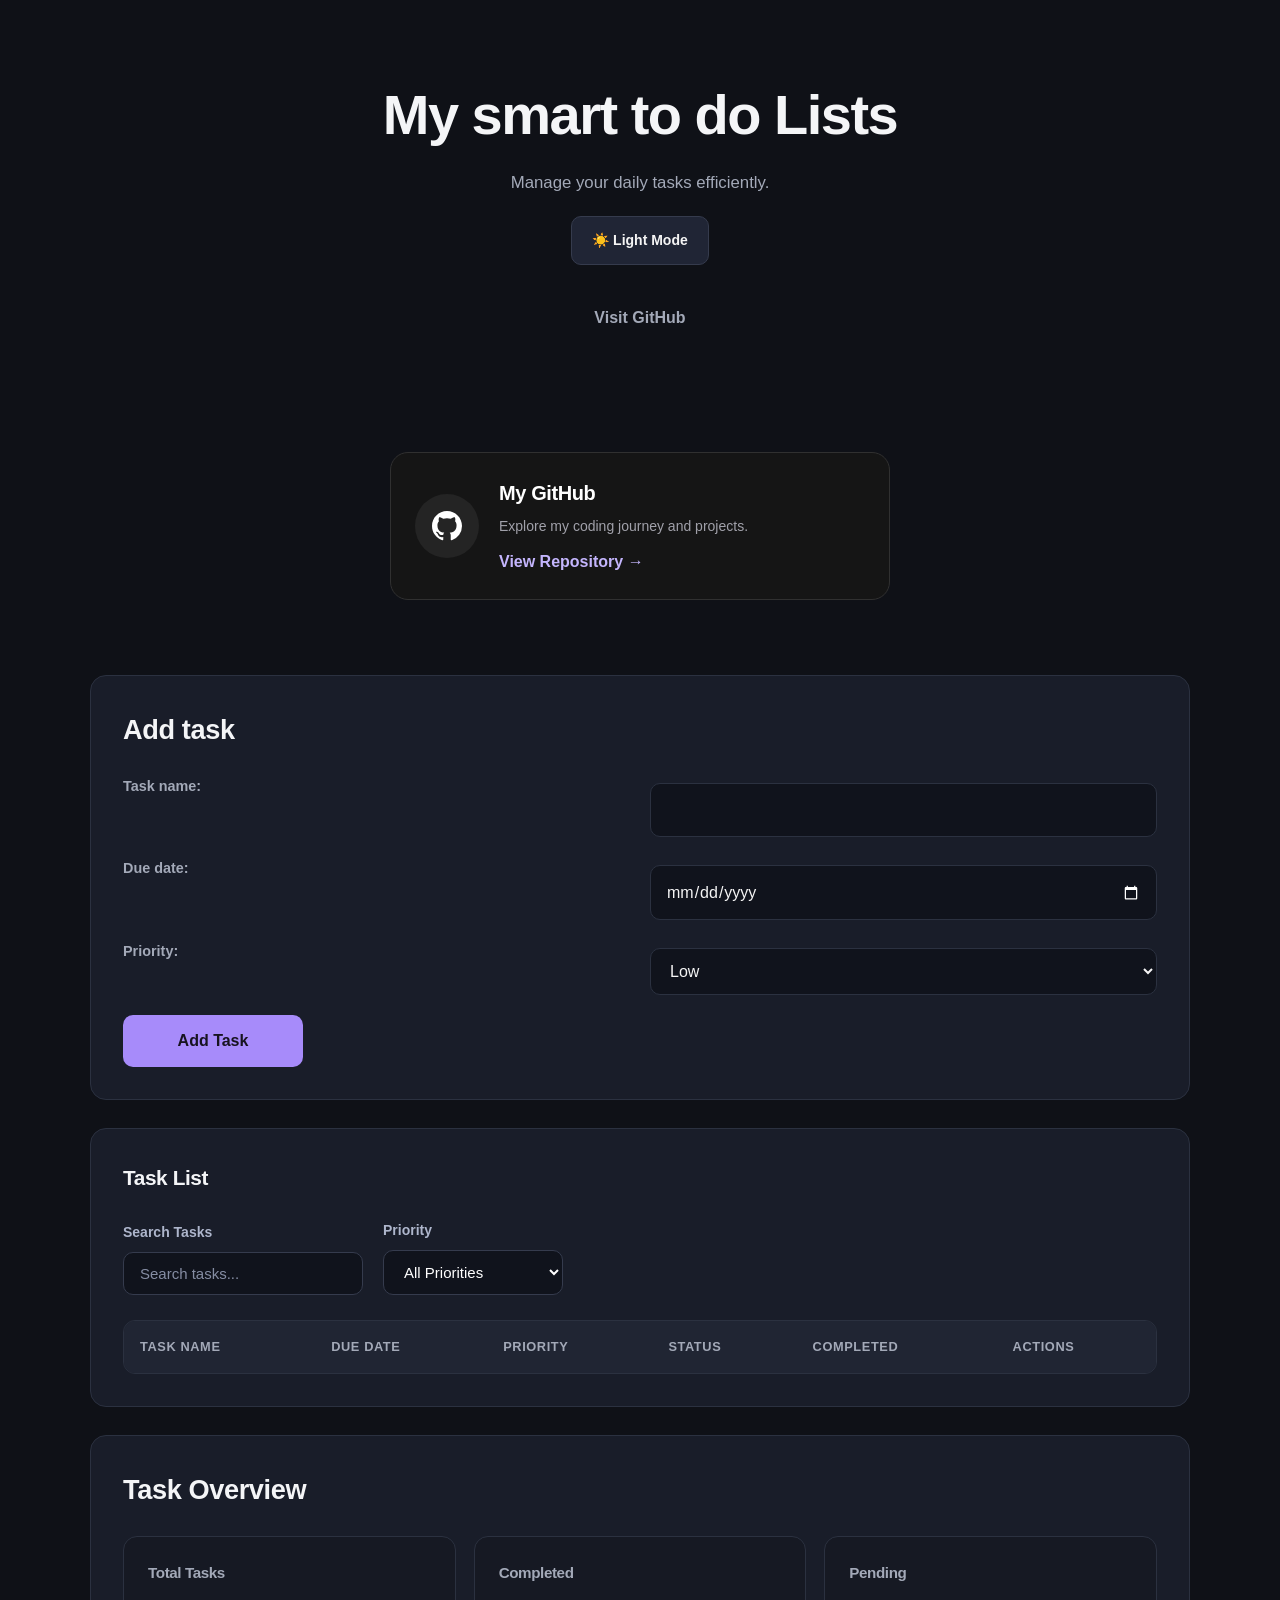
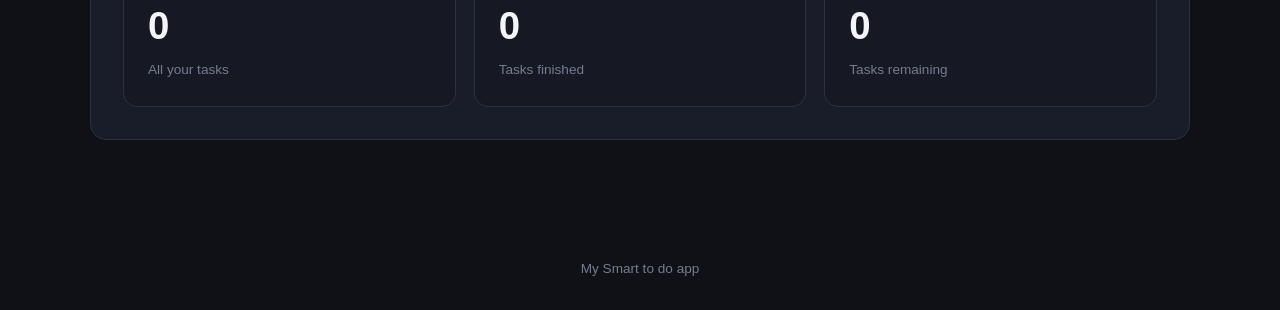
<file: C/index.html>
<!DOCTYPE html>
<html>
    <head>
        <meta charset="UTF-8">
        <meta name="viewport" content="width=device-width, initial-scale=1.0">
        <title>My smart to do Lists</title>
        <link rel="stylesheet" href="style.css">
    </head>
    <body>
       <header>
    <h1>My smart to do Lists</h1>
    <p>Manage your daily tasks efficiently.</p>
    <button id="themeToggle" type="button">
        ☀️ Light Mode
    </button>
</header>
      <a href="https://github.com/" target="_blank" rel="noopener noreferrer">
    Visit GitHub
</a>
       <br><br>
       <div class="github-card">
    <div class="github-icon">
        <svg viewBox="0 0 24 24" aria-hidden="true">
            <path d="M12 2C6.48 2 2 6.48 2 12c0 4.42 2.87 8.17 6.84 9.49.5.09.68-.22.68-.48
            0-.24-.01-.87-.01-1.7-2.78.6-3.37-1.34-3.37-1.34-.45-1.16-1.11-1.47-1.11-1.47
            -.91-.62.07-.61.07-.61 1 .07 1.53 1.03 1.53 1.03.9 1.53 2.34 1.09 2.91.83
            .09-.65.35-1.09.63-1.34-2.22-.25-4.55-1.11-4.55-4.94
            0-1.09.39-1.98 1.03-2.68-.1-.25-.45-1.27.1-2.65
            0 0 .84-.27 2.75 1.02A9.56 9.56 0 0 1 12 6.84
            c.85 0 1.7.11 2.5.34 1.91-1.29 2.75-1.02 2.75-1.02
            .55 1.38.2 2.4.1 2.65.64.7 1.03 1.59 1.03 2.68
            0 3.84-2.34 4.68-4.57 4.93.36.31.68.92.68 1.85
            0 1.34-.01 2.42-.01 2.75 0 .27.18.58.69.48A10.01 10.01 0 0 0 22 12
            C22 6.48 17.52 2 12 2Z"/>
        </svg>
    </div>
    <div class="github-content">
        <h3>My GitHub</h3>
        <p>Explore my coding journey and projects.</p>

        <a href="https://github.com/akshay615-prog/coding-practice"
           target="_blank"
           rel="noopener noreferrer">
            View Repository →
        </a>
    </div>
</div>
       <main>
        <section>
            <h2>Add task</h2>
            <form id="taskForm">
                <label for="taskName">Task name:</label>
                <input type="text" id="taskName" name="taskName" required>
                <label for="dueDate">Due date:</label>
                <input type="date" id="dueDate" name="dueDate" required>
                <label for="priority">Priority:</label>
                <select id="priority" name="priority" required>
                    <option value="low">Low</option>
                    <option value="medium">Medium</option>
                    <option value="high">High</option>
                </select>
                <button type="submit">Add Task</button>
            </form>
        </section>
       <section class="task-list-section">

    <h3>Task List</h3>

    <!-- Search and Filter Toolbar -->
    <div class="task-toolbar">

        <div class="search-box">
            <label for="searchTask">Search Tasks</label>
            <input
                type="text"
                id="searchTask"
                placeholder="Search tasks..."
            >
        </div>
        <div class="filter-box">
            <label for="filterPriority">Priority</label>
            <select id="filterPriority">
                <option value="all">All Priorities</option>
                <option value="low">Low</option>
                <option value="medium">Medium</option>
                <option value="high">High</option>
            </select>
        </div>

    </div>

    <!-- Task Table -->
    <table>

        <thead>
            <tr>
               <th>Task Name</th>
                <th>Due Date</th>
                <th>Priority</th>
                <th>Status</th>
                <th>Completed</th>
                <th>Actions</th>
            </tr>
        </thead>

        <tbody id="taskList">
        </tbody>

    </table>

</section>
        <section class="task-counter">
    <h2>Task Overview</h2>

    <div class="counter-grid">

        <div class="counter-card total-card">
            <h3>Total Tasks</h3>
            <p id="totalTasks">0</p>
            <span>All your tasks</span>
        </div>

        <div class="counter-card completed-card">
            <h3>Completed</h3>
            <p id="completedTasks">0</p>
            <span>Tasks finished</span>
        </div>

        <div class="counter-card pending-card">
            <h3>Pending</h3>
            <p id="pendingTasks">0</p>
            <span>Tasks remaining</span>
        </div>

    </div>
</section>
       </main>
        <footer>
            <p>My Smart to do app</p>
        </footer> 
        <script src="script.js"></script>
    </body>
</html>
</file>
<file: C/style.css>
/* ==============================
   MINIMAL PREMIUM THEME
   SMART TODO APP
================================= */
/* ---------- GLOBAL RESET ---------- */ 

* {
    margin: 0;
    padding: 0;
    box-sizing: border-box;
}
:root {
    --bg-primary: #0f1117;
    --bg-secondary: #161923;
    --bg-card: #191d29;
    --bg-input: #12151e;
    --border-color: #2b3140;
    --border-hover: #464f63;
    --text-primary: #f4f5f7;
    --text-secondary: #a3a9b8;
    --text-muted: #747c8f;
    --accent: #a78bfa;
    --accent-hover: #b9a2ff;
    --success: #4ade80;
    --danger: #fb7185;
    --radius: 16px;
    --transition: 0.25s ease;
}

body {
    font-family: "Segoe UI", Arial, sans-serif;
    background: var(--bg-primary);
    color: var(--text-primary);
    line-height: 1.6;
    min-height: 100vh;
}
/* ---------- MAIN LAYOUT ---------- */

main {
    width: min(1100px, 92%);
    margin: 0 auto;
    padding: 40px 0 60px;
}

section {
    background: var(--bg-card);
    border: 1px solid var(--border-color);
    border-radius: var(--radius);
    padding: 32px;
    margin-bottom: 28px;
    transition: border-color var(--transition);
}

section:hover {
    border-color: var(--border-hover);
}

/* ---------- HEADER ---------- */

header {
    text-align: center;
    padding: 70px 20px 40px;
}
header h1 {
    font-size: clamp(2rem, 5vw, 3.5rem);
    font-weight: 700;
    letter-spacing: -1.5px;
    margin-bottom: 10px;
}

header p {
    color: var(--text-secondary);
    font-size: 1.05rem;
}
/* ---------- HEADINGS ---------- */

h2,
h3 {
    margin-bottom: 24px;
    font-weight: 650;
    letter-spacing: -0.4px;
}
h2 {
    font-size: 1.7rem;
}
h3 {
    font-size: 1.3rem;
}
/* ---------- GITHUB LINK ---------- */

body > a {
    display: block;
    width: fit-content;
    margin: 0 auto 35px;
    color: var(--text-secondary);
    text-decoration: none;
    font-weight: 600;
    transition:
        color var(--transition),
        transform var(--transition);
}
body > a:hover {
    color: var(--accent);
    transform: translateY(-2px);
}

/* ---------- FORM ---------- */

form {
    display: grid;
    grid-template-columns: 1fr 1fr;
    gap: 20px;
}

form label {
    color: var(--text-secondary);
    font-size: 0.9rem;
    font-weight: 600;
}

form input,
form select {
    width: 100%;
    margin-top: 8px;
    padding: 13px 15px;

    background: var(--bg-input);
    color: var(--text-primary);

    border: 1px solid var(--border-color);
    border-radius: 10px;

    font: inherit;
    outline: none;

    transition:
        border-color var(--transition),
        box-shadow var(--transition);
}

form input:focus,
form select:focus {
    border-color: var(--accent);
    box-shadow: 0 0 0 3px rgba(167, 139, 250, 0.12);
}

/* Keep date controls dark */

input[type="date"] {
    color-scheme: dark;
}

/* ---------- BUTTONS ---------- */

button {
    border: none;
    border-radius: 10px;
    padding: 13px 20px;

    background: var(--accent);
    color: #17131f;

    font: inherit;
    font-weight: 700;
    cursor: pointer;

    transition:
        background var(--transition),
        transform var(--transition),
        box-shadow var(--transition);
}

button:hover {
    background: var(--accent-hover);
    transform: translateY(-2px);
    box-shadow: 0 8px 20px rgba(167, 139, 250, 0.14);
}

button:active {
    transform: translateY(0);
}

/* Submit button spans both columns */

form button {
    grid-column: 1 / -1;
    justify-self: start;
    min-width: 180px;
}

/* ---------- TABLE ---------- */

table {
    width: 100%;
    border-collapse: separate;
    border-spacing: 0;
    overflow: hidden;

    border: 1px solid var(--border-color);
    border-radius: 12px;
}

th {
    padding: 16px;
    background: #202533;
    color: var(--text-secondary);

    font-size: 0.8rem;
    font-weight: 700;
    text-align: left;
    text-transform: uppercase;
    letter-spacing: 0.6px;
}

td {
    padding: 16px;
    border-top: 1px solid var(--border-color);
    color: var(--text-primary);
}

tbody tr {
    background: var(--bg-card);
    transition: background var(--transition);
}

tbody tr:hover {
    background: #202532;
}

/* ---------- PRIORITY BADGES ---------- */

.priority-badge {
    display: inline-block;
    padding: 5px 11px;

    border: 1px solid transparent;
    border-radius: 999px;

    font-size: 0.8rem;
    font-weight: 700;
    text-transform: capitalize;
}

.priority-low {
    color: #93c5fd;
    background: rgba(59, 130, 246, 0.12);
    border-color: rgba(96, 165, 250, 0.35);
}

.priority-medium {
    color: #fcd34d;
    background: rgba(245, 158, 11, 0.12);
    border-color: rgba(245, 158, 11, 0.35);
}

.priority-high {
    color: #fda4af;
    background: rgba(244, 63, 94, 0.12);
    border-color: rgba(251, 113, 133, 0.35);
}

/* ---------- DELETE BUTTON ---------- */

td button {
    padding: 8px 14px;
    background: transparent;
    color: var(--danger);
    border: 1px solid rgba(251, 113, 133, 0.35);
    font-size: 0.85rem;
}

td button:hover {
    background: rgba(251, 113, 133, 0.12);
    color: #fda4af;
    box-shadow: none;
}

/* ---------- CHECKBOX ---------- */

input[type="checkbox"] {
    width: 17px;
    height: 17px;
    accent-color: var(--accent);
    cursor: pointer;
}

/* ---------- COMPLETED TASK ---------- */

.completed-task td {
    color: var(--text-muted);
    text-decoration: line-through;
}

.completed-task td button,
.completed-task td input {
    text-decoration: none;
}

/* ---------- COUNTER CARDS ---------- */

.counter-grid {
    display: grid;
    grid-template-columns: repeat(3, 1fr);
    gap: 18px;
}

.counter-card {
    background: var(--bg-secondary);
    border: 1px solid var(--border-color);
    border-radius: 14px;
    padding: 24px;

    transition:
        transform var(--transition),
        border-color var(--transition);
}

.counter-card:hover {
    transform: translateY(-3px);
    border-color: var(--border-hover);
}

.counter-card h3 {
    color: var(--text-secondary);
    font-size: 0.95rem;
    margin-bottom: 10px;
}

.counter-card p {
    color: var(--text-primary);
    font-size: 2.4rem;
    font-weight: 700;
}

.counter-card span {
    color: var(--text-muted);
    font-size: 0.85rem;
}

/* ---------- FOOTER ---------- */

footer {
    text-align: center;
    padding: 30px 20px;
    color: var(--text-muted);
    font-size: 0.85rem;
}

/* ---------- RESPONSIVE DESIGN ---------- */

@media (max-width: 700px) {
    main {
        width: 94%;
        padding-top: 20px;
    }

    header {
        padding: 40px 15px 25px;
    }

    section {
        padding: 22px;
    }

    form {
        grid-template-columns: 1fr;
    }

    form button {
        grid-column: auto;
        width: 100%;
    }

    .counter-grid {
        grid-template-columns: 1fr;
    }

    table {
        display: block;
        overflow-x: auto;
    }

    th,
    td {
        white-space: nowrap;
        padding: 12px;
    }
}
/* =================================
   SEARCH & FILTER STYLING
================================= */

#searchTask,
#filterPriority {
    background: #111318;
    color: #f5f5f5;
    border: 1px solid #353b4d;
    border-radius: 10px;
    padding: 12px 16px;
    font-size: 15px;
    outline: none;
    transition: 0.3s ease;
}

/* Search box size */
#searchTask {
    width: 240px;
}

/* Dropdown size */
#filterPriority {
    width: 180px;
    cursor: pointer;
}

/* Placeholder text */
#searchTask::placeholder {
    color: #858da3;
}

/* Focus effect */
#searchTask:focus,
#filterPriority:focus {
    border-color: #a78bfa;
    box-shadow: 0 0 0 3px rgba(167, 139, 250, 0.15);
}

/* Dropdown options */
#filterPriority option {
    background: #111318;
    color: #f5f5f5;
}
/* =================================
   PREMIUM TASK TOOLBAR
================================= */

.task-toolbar {
    display: flex;
    align-items: end;
    gap: 20px;
    margin: 25px 0;
    flex-wrap: wrap;
}

.search-box,
.filter-box {
    display: flex;
    flex-direction: column;
    gap: 8px;
}

.search-box label,
.filter-box label {
    color: #aeb6cc;
    font-size: 14px;
    font-weight: 600;
}

/* =================================
   TASK TABLE HOVER EFFECT
================================= */

#taskList tr {
    transition: background-color 0.25s ease,
                transform 0.25s ease;
}

#taskList tr:hover {
    background-color: #202535;
}

/* =================================
   PREMIUM DELETE BUTTON
================================= */

#taskList button {
    background: transparent;
    color: #ff718d;
    border: 1px solid #713747;
    border-radius: 10px;
    padding: 10px 18px;
    font-weight: 600;
    cursor: pointer;
    transition: all 0.25s ease;
}

#taskList button:hover {
    background: #ff5278;
    color: #ffffff;
    border-color: #ff5278;
    transform: translateY(-2px);
}

/* =================================
   RESPONSIVE TOOLBAR
================================= */

@media (max-width: 600px) {
    .task-toolbar {
        flex-direction: column;
        align-items: stretch;
        gap: 15px;
    }

    #searchTask,
    #filterPriority {
        width: 100%;
        box-sizing: border-box;
    }
}
/* =================================
   COMPLETED TASK STYLING
================================= */

#taskList tr.completed-task {
    background-color: #17251f;
    opacity: 0.75;
}

/* Strike through the task name */
#taskList tr.completed-task td:first-child {
    text-decoration: line-through;
    color: #7f8c86;
}

/* Fade the due date */
#taskList tr.completed-task td:nth-child(2) {
    color: #7f8c86;
}

/* Make the checkbox accent green */
#taskList input[type="checkbox"] {
    accent-color: #4ade80;
    width: 18px;
    height: 18px;
    cursor: pointer;
}
/* =================================
   THEME TOGGLE BUTTON
================================= */

#themeToggle {
    margin-top: 20px;
    padding: 12px 20px;
    border: 1px solid #353b4d;
    border-radius: 10px;
    background: #202535;
    color: #f5f5f5;
    font-size: 14px;
    font-weight: 600;
    cursor: pointer;
    transition: all 0.25s ease;
}

#themeToggle:hover {
    background: #a78bfa;
    color: #111318;
    transform: translateY(-2px);
}

/* =================================
   LIGHT THEME
================================= */

body.light-theme {
    background: #f4f5f9;
    color: #1f2937;
}

/* Main sections */
body.light-theme section {
    background: #ffffff;
    border-color: #d9ddea;
}

/* Headings and paragraphs */
body.light-theme h1,
body.light-theme h2,
body.light-theme h3,
body.light-theme p,
body.light-theme label {
    color: #1f2937;
}

/* Form controls */
body.light-theme input,
body.light-theme select {
    background: #ffffff;
    color: #1f2937;
    border-color: #cbd5e1;
}

/* Table */
body.light-theme table {
    background: #ffffff;
    color: #1f2937;
}

body.light-theme th {
    background: #e9e5f7;
    color: #312e81;
}

body.light-theme td {
    border-color: #d9ddea;
}

/* Task row hover */
body.light-theme #taskList tr:hover {
    background: #f1effb;
}

/* Counter cards */
body.light-theme .counter-card {
    background: #ffffff;
    border-color: #d9ddea;
}

/* Theme button */
body.light-theme #themeToggle {
    background: #e9e5f7;
    color: #312e81;
    border-color: #c4b5fd;
}
/* ============================= */
/* LIGHT MODE */
/* ============================= */

body.light-mode {
    background: #f5f5f7;
    color: #1f2937;
}

body.light-mode header h1,
body.light-mode header p,
body.light-mode h2,
body.light-mode h3,
body.light-mode label,
body.light-mode a {
    color: #1f2937;
}

body.light-mode section {
    background: #ffffff;
    border-color: #d1d5db;
}

body.light-mode input,
body.light-mode select {
    background: #ffffff;
    color: #1f2937;
    border-color: #cbd5e1;
}

body.light-mode table {
    background: #ffffff;
    color: #1f2937;
}

body.light-mode th {
    background: #e5e7eb;
    color: #1f2937;
}

body.light-mode td {
    border-color: #d1d5db;
}

body.light-mode .counter-card {
    background: #ffffff;
    border-color: #d1d5db;
}

body.light-mode .task-toolbar label {
    color: #1f2937;
}
/* ============================= */
/* LIGHT MODE */
/* ============================= */

body.light-mode {
    background: #f5f5f7;
    color: #1f2937;
}

body.light-mode header h1,
body.light-mode header p,
body.light-mode h2,
body.light-mode h3,
body.light-mode label {
    color: #1f2937;
}

body.light-mode section {
    background: #ffffff;
    border-color: #d1d5db;
}

body.light-mode input,
body.light-mode select {
    background: #ffffff;
    color: #1f2937;
    border-color: #cbd5e1;
}

body.light-mode table {
    background: #ffffff;
    color: #1f2937;
}

body.light-mode th {
    background: #e5e7eb;
    color: #1f2937;
}

body.light-mode td {
    border-color: #d1d5db;
}

body.light-mode .counter-card {
    background: #ffffff;
    border-color: #d1d5db;
}

body.light-mode #themeToggle {
    background: #1f2937;
    color: #ffffff;
}
body.light-mode .github-card {
    background: #ffffff;
    border-color: #d1d5db;
    box-shadow: 0 8px 25px rgba(0, 0, 0, 0.05);
}

body.light-mode .github-icon {
    background: #f3f4f6;
}

body.light-mode .github-icon svg {
    fill: #111827;
}

body.light-mode .github-content h3 {
    color: #1f2937;
}

body.light-mode .github-content p {
    color: #6b7280;
}

body.light-mode .github-content a {
    color: #7c3aed;
}

body.light-mode .github-card:hover {
    border-color: #8b5cf6;
}

/* ============================= */
/* GITHUB CARD */
/* ============================= */

.github-card {
    display: flex;
    align-items: center;
    gap: 20px;

    max-width: 500px;
    margin: 35px auto;
    padding: 24px;

    background: #151515;
    border: 1px solid #303030;
    border-radius: 18px;

    transition: transform 0.3s ease,
                border-color 0.3s ease,
                box-shadow 0.3s ease;
}

.github-card:hover {
    transform: translateY(-5px);
    border-color: #a78bfa;
    box-shadow: 0 10px 30px rgba(167, 139, 250, 0.15);
}

.github-icon {
    display: flex;
    align-items: center;
    justify-content: center;

    min-width: 64px;
    height: 64px;

    background: #242424;
    border-radius: 50%;
}

.github-icon svg {
    width: 36px;
    height: 36px;
    fill: #ffffff;
}

.github-content h3 {
    margin: 0 0 6px;
    color: #ffffff;
    font-size: 20px;
}

.github-content p {
    margin: 0 0 12px;
    color: #a1a1aa;
    font-size: 14px;
}

.github-content a {
    color: #c4b5fd;
    font-weight: 600;
    text-decoration: none;
    transition: color 0.3s ease;
}

.github-content a:hover {
    color: #ffffff;
}
/* =================================
   DARK MODE FORM CONTROLS
================================= */

/* All input fields and dropdowns */
input,
select,
textarea {
    background-color: #10131c !important;
    color: #f5f5f5 !important;
    border: 1px solid #30384f;
    border-radius: 14px;
    padding: 16px 20px;
    font-size: 16px;
    outline: none;
    transition: all 0.3s ease;
}

/* Input placeholder text */
input::placeholder {
    color: #8e99b5;
}

/* Focus effect */
input:focus,
select:focus,
textarea:focus {
    background-color: #10131c !important;
    color: #ffffff !important;
    border-color: #a78bfa;
    box-shadow: 0 0 0 3px rgba(167, 139, 250, 0.18);
}

/* Dropdown options */
select option {
    background-color: #10131c;
    color: #ffffff;
}

/* Date input calendar icon */
input[type="date"] {
    color-scheme: dark;
}

/* Search input */
#searchTask {
    background-color: #10131c !important;
    color: #ffffff !important;
}

/* Priority filter */
#filterPriority {
    background-color: #10131c !important;
    color: #ffffff !important;
}

/* Prevent white background when autofill is used */
input:-webkit-autofill,
input:-webkit-autofill:hover,
input:-webkit-autofill:focus {
    -webkit-text-fill-color: #ffffff;
    -webkit-box-shadow: 0 0 0 1000px #10131c inset;
    transition: background-color 5000s ease-in-out 0s;
}
/* Status badges */

.status-badge {
    display: inline-block;
    padding: 6px 12px;
    border-radius: 20px;
    font-size: 12px;
    font-weight: 700;
    text-transform: uppercase;
}

/* Pending status */

.status-pending {
    color: #60a5fa;
    background: rgba(59, 130, 246, 0.12);
    border: 1px solid rgba(59, 130, 246, 0.4);
}

/* Completed status */

.status-completed {
    color: #4ade80;
    background: rgba(34, 197, 94, 0.12);
    border: 1px solid rgba(34, 197, 94, 0.4);
}

/* Overdue status */

.status-overdue {
    color: #f87171;
    background: rgba(239, 68, 68, 0.12);
    border: 1px solid rgba(239, 68, 68, 0.4);
}
</file>
